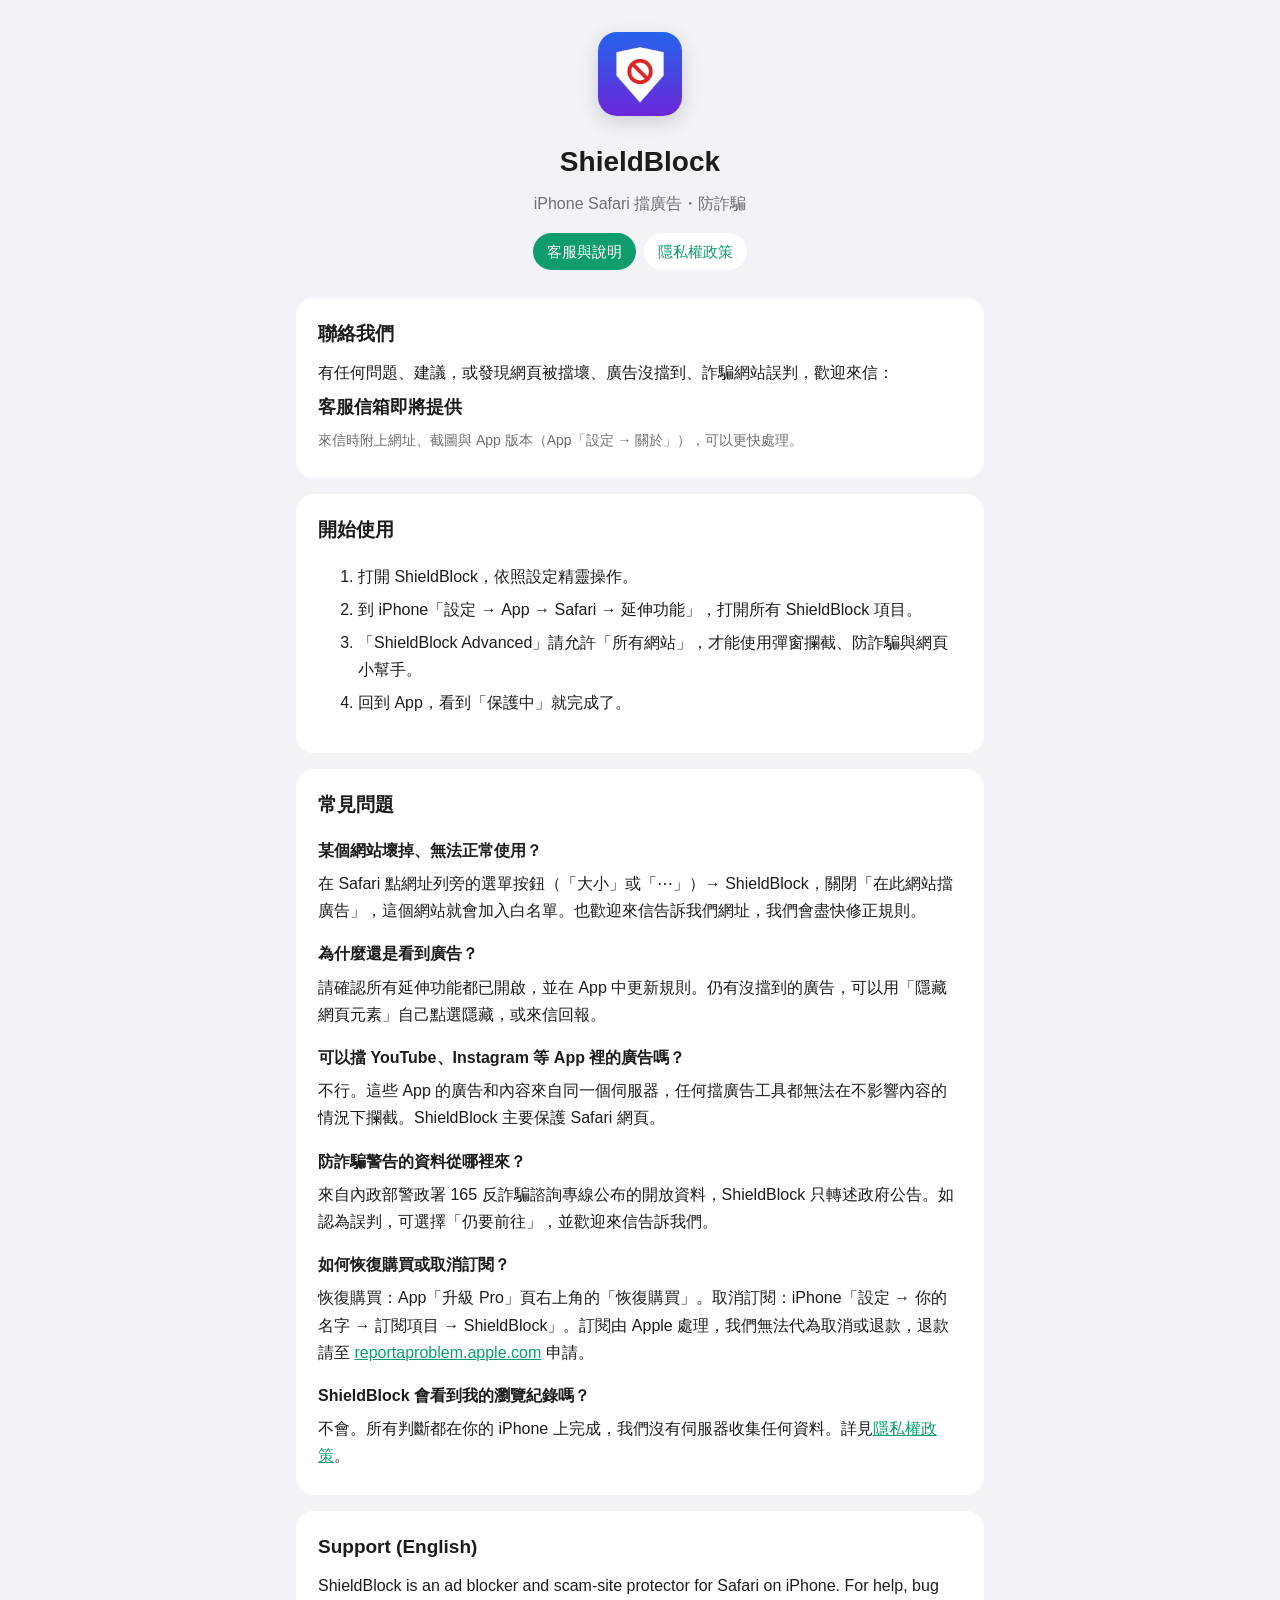
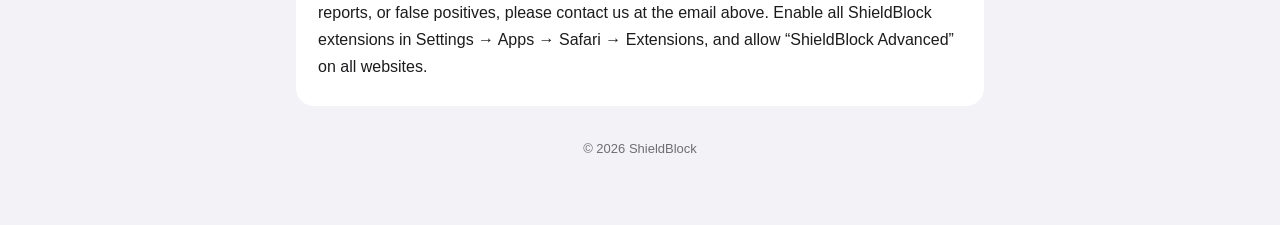
<file: docs/index.html>
<!doctype html>
<html lang="zh-Hant">
<head>
<meta charset="utf-8">
<meta name="viewport" content="width=device-width, initial-scale=1">
<title>ShieldBlock 客服與說明</title>
<meta name="description" content="ShieldBlock：iPhone Safari 擋廣告與防詐騙。使用說明、常見問題與聯絡方式。">
<link rel="stylesheet" href="style.css">
<link rel="icon" href="icon.png">
<link rel="apple-touch-icon" href="icon.png">
</head>
<body>
<main>
  <header>
    <img src="icon.png" alt="ShieldBlock 圖示">
    <h1>ShieldBlock</h1>
    <p class="sub">iPhone Safari 擋廣告・防詐騙</p>
    <nav>
      <a href="./" aria-current="page">客服與說明</a>
      <a href="privacy.html">隱私權政策</a>
    </nav>
  </header>

  <section>
    <h2>聯絡我們</h2>
    <p>有任何問題、建議，或發現網頁被擋壞、廣告沒擋到、詐騙網站誤判，歡迎來信：</p>
    <p class="highlight" id="contact">客服信箱即將提供</p>
    <p class="muted">來信時附上網址、截圖與 App 版本（App「設定 → 關於」），可以更快處理。</p>
  </section>

  <section>
    <h2>開始使用</h2>
    <ol>
      <li>打開 ShieldBlock，依照設定精靈操作。</li>
      <li>到 iPhone「設定 → App → Safari → 延伸功能」，打開所有 ShieldBlock 項目。</li>
      <li>「ShieldBlock Advanced」請允許「所有網站」，才能使用彈窗攔截、防詐騙與網頁小幫手。</li>
      <li>回到 App，看到「保護中」就完成了。</li>
    </ol>
  </section>

  <section>
    <h2>常見問題</h2>
    <h3>某個網站壞掉、無法正常使用？</h3>
    <p>在 Safari 點網址列旁的選單按鈕（「大小」或「⋯」）→ ShieldBlock，關閉「在此網站擋廣告」，這個網站就會加入白名單。也歡迎來信告訴我們網址，我們會盡快修正規則。</p>
    <h3>為什麼還是看到廣告？</h3>
    <p>請確認所有延伸功能都已開啟，並在 App 中更新規則。仍有沒擋到的廣告，可以用「隱藏網頁元素」自己點選隱藏，或來信回報。</p>
    <h3>可以擋 YouTube、Instagram 等 App 裡的廣告嗎？</h3>
    <p>不行。這些 App 的廣告和內容來自同一個伺服器，任何擋廣告工具都無法在不影響內容的情況下攔截。ShieldBlock 主要保護 Safari 網頁。</p>
    <h3>防詐騙警告的資料從哪裡來？</h3>
    <p>來自內政部警政署 165 反詐騙諮詢專線公布的開放資料，ShieldBlock 只轉述政府公告。如認為誤判，可選擇「仍要前往」，並歡迎來信告訴我們。</p>
    <h3>如何恢復購買或取消訂閱？</h3>
    <p>恢復購買：App「升級 Pro」頁右上角的「恢復購買」。取消訂閱：iPhone「設定 → 你的名字 → 訂閱項目 → ShieldBlock」。訂閱由 Apple 處理，我們無法代為取消或退款，退款請至 <a href="https://reportaproblem.apple.com">reportaproblem.apple.com</a> 申請。</p>
    <h3>ShieldBlock 會看到我的瀏覽紀錄嗎？</h3>
    <p>不會。所有判斷都在你的 iPhone 上完成，我們沒有伺服器收集任何資料。詳見<a href="privacy.html">隱私權政策</a>。</p>
  </section>

  <section lang="en">
    <h2>Support (English)</h2>
    <p>ShieldBlock is an ad blocker and scam-site protector for Safari on iPhone. For help, bug reports, or false positives, please contact us at the email above. Enable all ShieldBlock extensions in Settings → Apps → Safari → Extensions, and allow “ShieldBlock Advanced” on all websites.</p>
  </section>

  <footer>© 2026 ShieldBlock</footer>
</main>
</body>
</html>
</file>
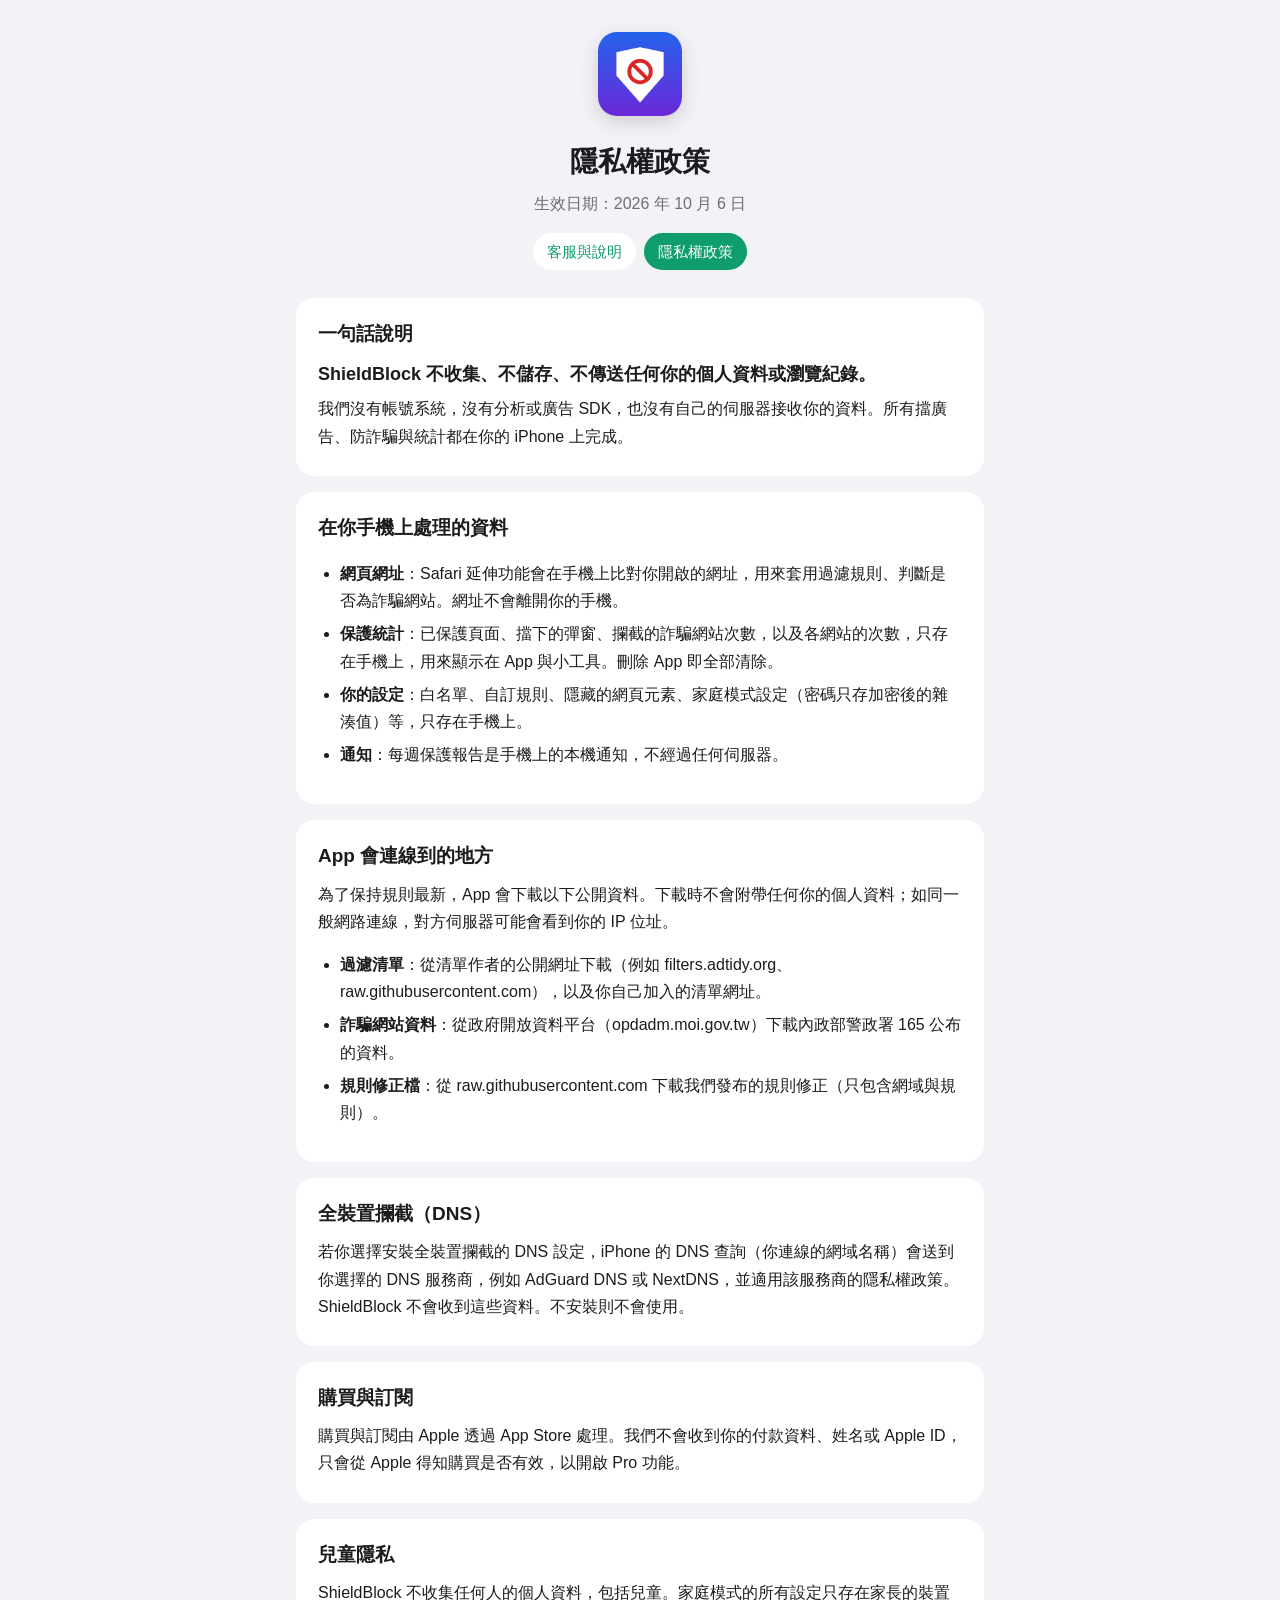
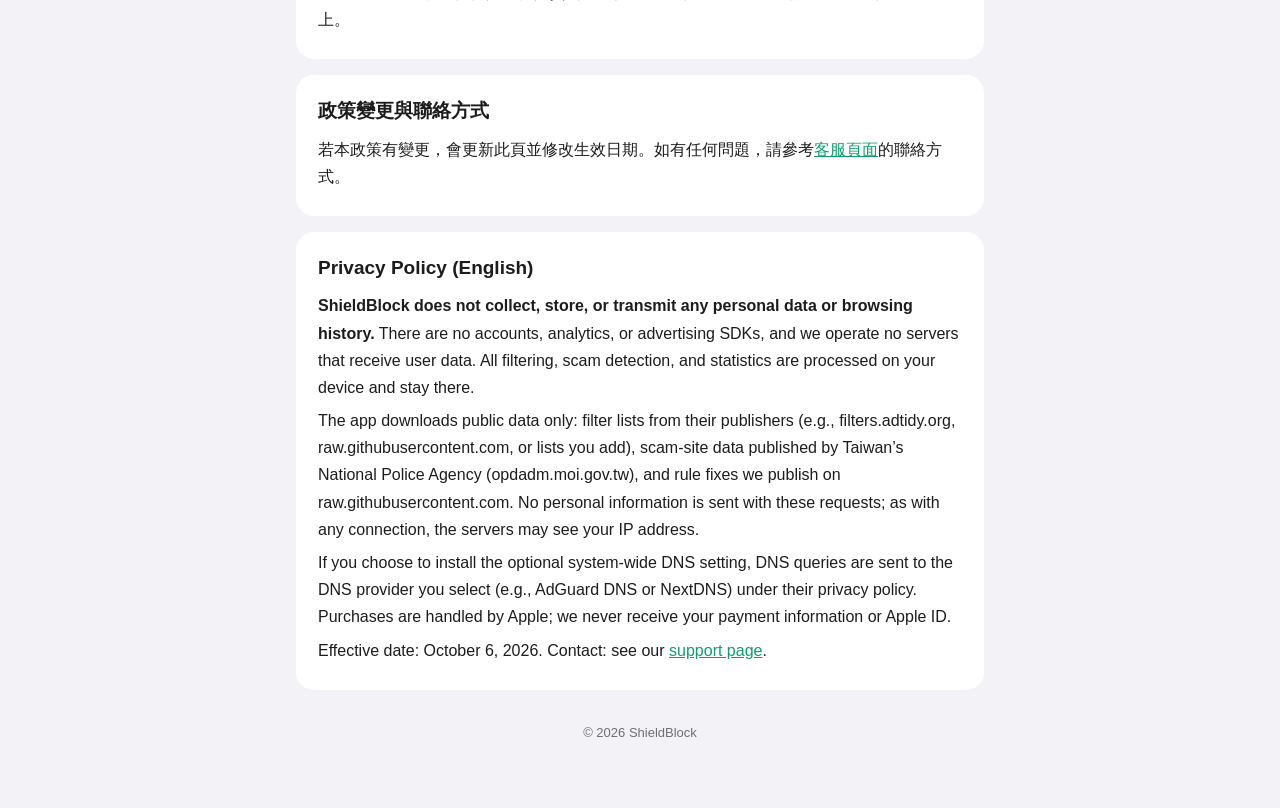
<file: docs/privacy.html>
<!doctype html>
<html lang="zh-Hant">
<head>
<meta charset="utf-8">
<meta name="viewport" content="width=device-width, initial-scale=1">
<title>ShieldBlock 隱私權政策</title>
<meta name="description" content="ShieldBlock 不收集任何個人資料，所有過濾都在你的 iPhone 上完成。">
<link rel="stylesheet" href="style.css">
<link rel="icon" href="icon.png">
<link rel="apple-touch-icon" href="icon.png">
</head>
<body>
<main>
  <header>
    <img src="icon.png" alt="ShieldBlock 圖示">
    <h1>隱私權政策</h1>
    <p class="sub">生效日期：2026 年 10 月 6 日</p>
    <nav>
      <a href="./">客服與說明</a>
      <a href="privacy.html" aria-current="page">隱私權政策</a>
    </nav>
  </header>

  <section>
    <h2>一句話說明</h2>
    <p class="highlight">ShieldBlock 不收集、不儲存、不傳送任何你的個人資料或瀏覽紀錄。</p>
    <p>我們沒有帳號系統，沒有分析或廣告 SDK，也沒有自己的伺服器接收你的資料。所有擋廣告、防詐騙與統計都在你的 iPhone 上完成。</p>
  </section>

  <section>
    <h2>在你手機上處理的資料</h2>
    <ul>
      <li><b>網頁網址</b>：Safari 延伸功能會在手機上比對你開啟的網址，用來套用過濾規則、判斷是否為詐騙網站。網址不會離開你的手機。</li>
      <li><b>保護統計</b>：已保護頁面、擋下的彈窗、攔截的詐騙網站次數，以及各網站的次數，只存在手機上，用來顯示在 App 與小工具。刪除 App 即全部清除。</li>
      <li><b>你的設定</b>：白名單、自訂規則、隱藏的網頁元素、家庭模式設定（密碼只存加密後的雜湊值）等，只存在手機上。</li>
      <li><b>通知</b>：每週保護報告是手機上的本機通知，不經過任何伺服器。</li>
    </ul>
  </section>

  <section>
    <h2>App 會連線到的地方</h2>
    <p>為了保持規則最新，App 會下載以下公開資料。下載時不會附帶任何你的個人資料；如同一般網路連線，對方伺服器可能會看到你的 IP 位址。</p>
    <ul>
      <li><b>過濾清單</b>：從清單作者的公開網址下載（例如 filters.adtidy.org、raw.githubusercontent.com），以及你自己加入的清單網址。</li>
      <li><b>詐騙網站資料</b>：從政府開放資料平台（opdadm.moi.gov.tw）下載內政部警政署 165 公布的資料。</li>
      <li><b>規則修正檔</b>：從 raw.githubusercontent.com 下載我們發布的規則修正（只包含網域與規則）。</li>
    </ul>
  </section>

  <section>
    <h2>全裝置攔截（DNS）</h2>
    <p>若你選擇安裝全裝置攔截的 DNS 設定，iPhone 的 DNS 查詢（你連線的網域名稱）會送到你選擇的 DNS 服務商，例如 AdGuard DNS 或 NextDNS，並適用該服務商的隱私權政策。ShieldBlock 不會收到這些資料。不安裝則不會使用。</p>
  </section>

  <section>
    <h2>購買與訂閱</h2>
    <p>購買與訂閱由 Apple 透過 App Store 處理。我們不會收到你的付款資料、姓名或 Apple ID，只會從 Apple 得知購買是否有效，以開啟 Pro 功能。</p>
  </section>

  <section>
    <h2>兒童隱私</h2>
    <p>ShieldBlock 不收集任何人的個人資料，包括兒童。家庭模式的所有設定只存在家長的裝置上。</p>
  </section>

  <section>
    <h2>政策變更與聯絡方式</h2>
    <p>若本政策有變更，會更新此頁並修改生效日期。如有任何問題，請參考<a href="./">客服頁面</a>的聯絡方式。</p>
  </section>

  <section lang="en">
    <h2>Privacy Policy (English)</h2>
    <p><b>ShieldBlock does not collect, store, or transmit any personal data or browsing history.</b> There are no accounts, analytics, or advertising SDKs, and we operate no servers that receive user data. All filtering, scam detection, and statistics are processed on your device and stay there.</p>
    <p>The app downloads public data only: filter lists from their publishers (e.g., filters.adtidy.org, raw.githubusercontent.com, or lists you add), scam-site data published by Taiwan’s National Police Agency (opdadm.moi.gov.tw), and rule fixes we publish on raw.githubusercontent.com. No personal information is sent with these requests; as with any connection, the servers may see your IP address.</p>
    <p>If you choose to install the optional system-wide DNS setting, DNS queries are sent to the DNS provider you select (e.g., AdGuard DNS or NextDNS) under their privacy policy. Purchases are handled by Apple; we never receive your payment information or Apple ID.</p>
    <p>Effective date: October 6, 2026. Contact: see our <a href="./">support page</a>.</p>
  </section>

  <footer>© 2026 ShieldBlock</footer>
</main>
</body>
</html>
</file>
<file: docs/style.css>
:root {
  --bg: #f2f2f7; --card: #ffffff; --text: #1c1c1e; --muted: #6e6e73; --accent: #0f9d6e; --line: #e5e5ea;
  color-scheme: light dark;
}
@media (prefers-color-scheme: dark) {
  :root { --bg: #000000; --card: #1c1c1e; --text: #f2f2f7; --muted: #98989f; --accent: #2ac08b; --line: #38383a; }
}
* { box-sizing: border-box; }
body {
  margin: 0; background: var(--bg); color: var(--text);
  font: 16px/1.7 -apple-system, BlinkMacSystemFont, "PingFang TC", "Noto Sans TC", "Helvetica Neue", sans-serif;
}
main { max-width: 720px; margin: 0 auto; padding: 32px 16px 64px; }
header { text-align: center; margin-bottom: 28px; }
header img { width: 84px; height: 84px; border-radius: 19px; box-shadow: 0 6px 20px rgba(0,0,0,.15); }
h1 { font-size: 28px; margin: 14px 0 4px; }
.sub { color: var(--muted); margin: 0; }
nav { display: flex; gap: 8px; justify-content: center; flex-wrap: wrap; margin-top: 16px; }
nav a { padding: 6px 14px; border-radius: 999px; background: var(--card); color: var(--accent); text-decoration: none; font-size: 15px; }
nav a[aria-current] { background: var(--accent); color: #fff; }
section { background: var(--card); border-radius: 18px; padding: 20px 22px; margin: 16px 0; }
h2 { font-size: 19px; margin: 0 0 8px; }
h3 { font-size: 16px; margin: 16px 0 4px; }
p, li { margin: 6px 0; }
ul { padding-left: 22px; }
a { color: var(--accent); }
.muted { color: var(--muted); font-size: 14px; }
.highlight { font-size: 18px; font-weight: 600; }
footer { text-align: center; color: var(--muted); font-size: 13px; margin-top: 32px; }
</file>
